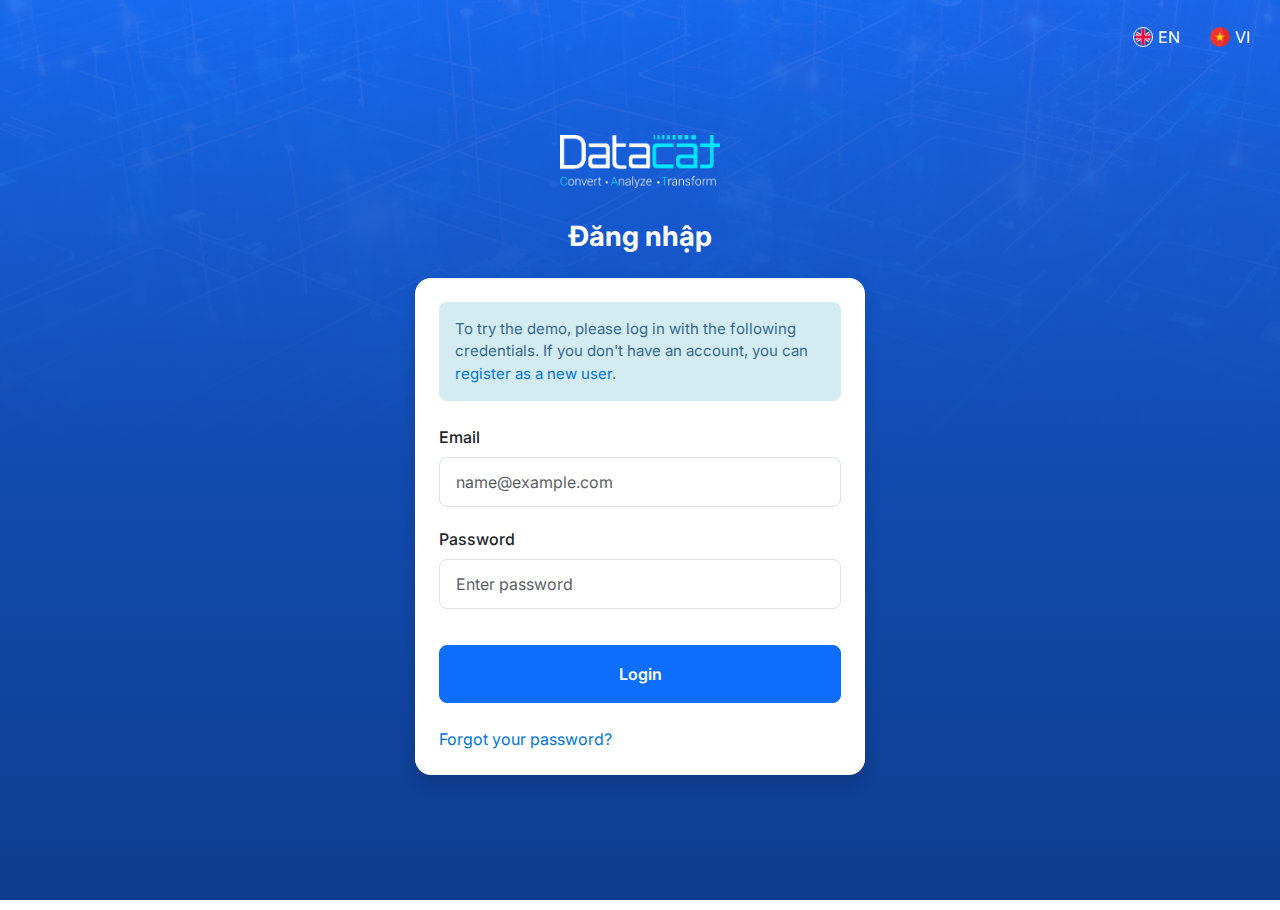
<file: index.html>
<!DOCTYPE html>
<html lang="en">
  <head>
    <meta charset="UTF-8" />
    <meta name="viewport" content="width=device-width, initial-scale=1.0" />
    <title>Datacat - Login</title>
    <link href="https://cdn.jsdelivr.net/npm/bootstrap@5.3.0-alpha1/dist/css/bootstrap.min.css" rel="stylesheet" />
    <link rel="stylesheet" href="./styles/style.css" />
    <link rel="stylesheet" href="./styles/login.css" />
  </head>
  <body>
    <!-- Background layers -->
    <div class="background-layer background-layer--circuit"></div>
    <div class="background-layer background-layer--gradient"></div>

    <!-- Language Selector -->
    <div class="language-selector">
      <a href="#" class="language-selector__btn language-selector__btn--active">
        <img class="language-selector__icon" src="../assets/images/languages/english.png" alt="English" /> EN
      </a>
      <a href="#" class="language-selector__btn">
        <img class="language-selector__icon" src="../assets/images/languages/vietnamese.png" alt="Vietnam" /> VI
      </a>
    </div>

    <!-- Content layer -->
    <div class="app-login">
      <!-- Logo -->
      <div class="app-login__logo">
        <img src="./assets/images/logo.png" alt="Data cat logo" width="160" />
      </div>

      <div class="app-login__container">
        <!-- Login Title -->
        <h1 class="app-login__title">Đăng nhập</h1>

        <!-- Login Card -->
        <div class="app-login__card">
          <!-- Info Box -->
          <div class="app-login__info">
            <p class="app-login__info-text">
              To try the demo, please log in with the following credentials. If you don't have an account, you can
              <a href="#" class="app-login__link">register as a new user</a>.
            </p>
          </div>

          <!-- Login Form -->
          <form class="app-login__form">
            <div class="app-login__form-group">
              <label for="email" class="app-login__label">Email</label>
              <input type="email" class="form-control app-login__input" id="email" placeholder="name@example.com" />
            </div>

            <div class="app-login__form-group">
              <label for="password" class="app-login__label">Password</label>
              <input type="password" class="form-control app-login__input" id="password" placeholder="Enter password" />
            </div>

            <a href="./pages/list_file.html" class="btn btn-primary w-100 mb-2 p-3 mt-3 fw-semibold rounded-3">Login</a>
            <div class="app-login__forgot">
              <a href="#" class="app-login__link"> Forgot your password? </a>
            </div>
          </form>
        </div>
      </div>
    </div>
    <script src="https://cdn.jsdelivr.net/npm/bootstrap@5.3.0-alpha1/dist/js/bootstrap.bundle.min.js"></script>
  </body>
</html>
</file>
<file: styles/style.css>
@import url("https://fonts.googleapis.com/css2?family=Inter:ital,opsz,wght@0,14..32,100..900;1,14..32,100..900&display=swap");

:root {
  --bg-primary: #206de5;
  --secondary-pink: #f35488;
  --white-color: #ffffff;
  --text-default: #313741;
  --text-link: #0275d8;
  --bg-card-info: #d2ecf1;
  --text-card-info: #366a92;
  --bg-gradient: linear-gradient(to bottom, #196af4eb, #124cb1, #0f3d8e);
  --bs-primary: #206de5;
  --bs-nav-link-hover-color: #ffffff;
}

html {
  margin: 0;
  padding: 0;
  font-size: 16px !important;
}

body {
  margin: 0;
  padding: 0;
  font-family: "Inter", sans-serif;
  height: 100vh;
  overflow: hidden;
  position: relative;
  font-size: 16px !important;
  -webkit-font-smoothing: antialiased;
  -moz-osx-font-smoothing: grayscale;
}

a {
  color: var(--text-link);
  text-decoration: none;
}

.background-layer {
  position: absolute;
  top: 0;
  left: 0;
  width: 100%;
  height: 100%;
}

.background-layer--circuit {
  background-image: url("../assets/images/background-image.png");
  background-size: cover;
  background-position: top center;
  background-repeat: no-repeat;
  z-index: 1;
}

.background-layer--gradient {
  background: var(--bg-gradient);
  background-size: 100% auto;
  background-position: top center;
  z-index: 2;
}

.form-select {
  min-width: fit-content;
  border-radius: 10px;
  font-size: 14px;
}

@media (max-width: 576px) {
  html {
    font-size: 14px !important;
  }

  body {
    font-size: 14px !important;
  }
}

@media (min-width: 577px) and (max-width: 768px) {
  /* CSS cho tablet */
  html {
    font-size: 14px !important;
  }

  body {
    font-size: 14px !important;
  }
}

@media (min-width: 769px) and (max-width: 992px) {
  /* CSS cho desktop nhỏ */
  html {
    font-size: 15px !important;
  }

  body {
    font-size: 15px !important;
  }
}

@media (min-width: 993px) and (max-width: 1200px) {
  /* CSS cho desktop */
}

@media (min-width: 1201px) {
  /* CSS cho desktop lớn */
}
</file>
<file: styles/login.css>
/* Language Selector */
.language-selector {
  position: absolute;
  top: 20px;
  right: 20px;
  z-index: 4;
  display: flex;
  gap: 10px;
}

.language-selector__btn {
  display: flex;
  align-items: center;
  color: var(--white-color);
  text-decoration: none;
  padding: 5px 10px;
  border-radius: 4px;
}

.language-selector__btn--active img {
  padding: 1px;
  border: 1px solid var(--white-color);
  border-radius: 100px;
}

.language-selector__icon {
  width: 20px;
  height: 20px;
  margin-right: 5px;
  border-radius: 50%;
}

/* Login Page */
.app-login {
  position: relative;
  z-index: 3;
  min-height: 100vh;
  display: flex;
  align-items: center;
  justify-content: center;
  flex-direction: column;
  padding: 15vh 1rem;
}

.app-login__logo {
  margin-bottom: 2rem;
}

.app-login__container {
  max-width: 450px;
  width: 100%;
}

.app-login__title {
  color: var(--white-color);
  font-weight: bold;
  font-size: 1.75rem;
  margin-bottom: 1.5rem;
  text-align: center;
}

.app-login__card {
  background-color: var(--white-color);
  border-radius: 1rem;
  padding: 1.5rem;
  box-shadow: 0 0.5rem 1rem rgba(0, 0, 0, 0.15);
}

.app-login__info {
  background-color: var(--bg-card-info);
  border-radius: 0.5rem;
  padding: 1rem;
  margin-bottom: 1.5rem;
}

.app-login__info-text {
  margin-bottom: 0;
  color: var(--text-card-info);
  font-size: 0.9375rem;
}

.app-login__form-group {
  margin-bottom: 1.25rem;
}

.app-login__label {
  display: block;
  margin-bottom: 0.5rem;
  font-weight: 500;
}

.app-login__input {
  width: 100%;
  padding: 0.75rem 1rem;
  border-radius: 0.5rem;
  font-size: 1rem;
}

.app-login__btn {
  display: block;
  width: 100%;
  text-align: center;
  padding: 0.75rem;
  border-radius: 0.5rem;
  text-decoration: none;
  font-weight: 600;
  transition: all 0.2s;
  margin-top: 1.5rem;
}

.app-login__btn--primary {
  background-color: var(--bg-primary);
  color: var(--white-color);
}

.app-login__forgot {
  margin-top: 1rem;
  text-align: left;
}

.app-login__link {
  color: var(--text-link);
  text-decoration: none;
}

.app-login__link:hover {
  text-decoration: underline;
}

@media (min-width: 768px) {
  .login__card {
    padding: 2rem;
  }
}
</file>
